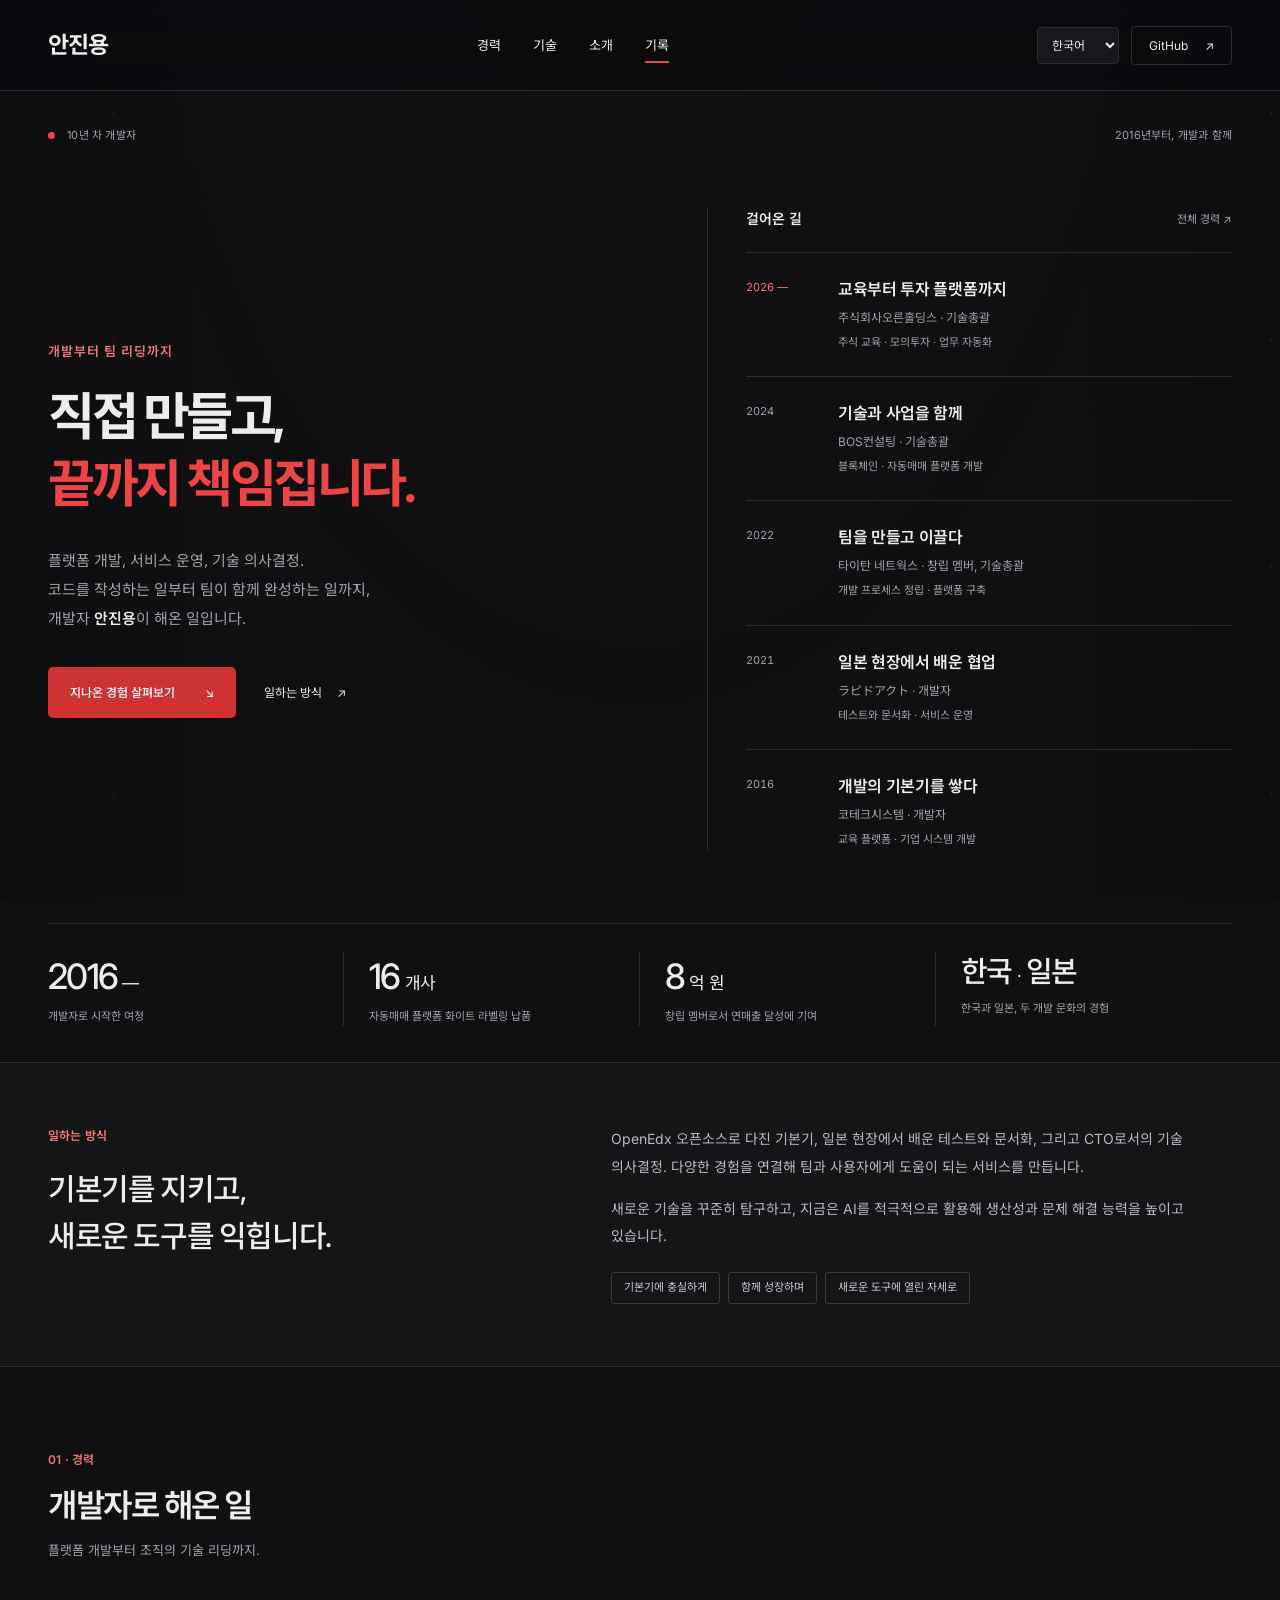
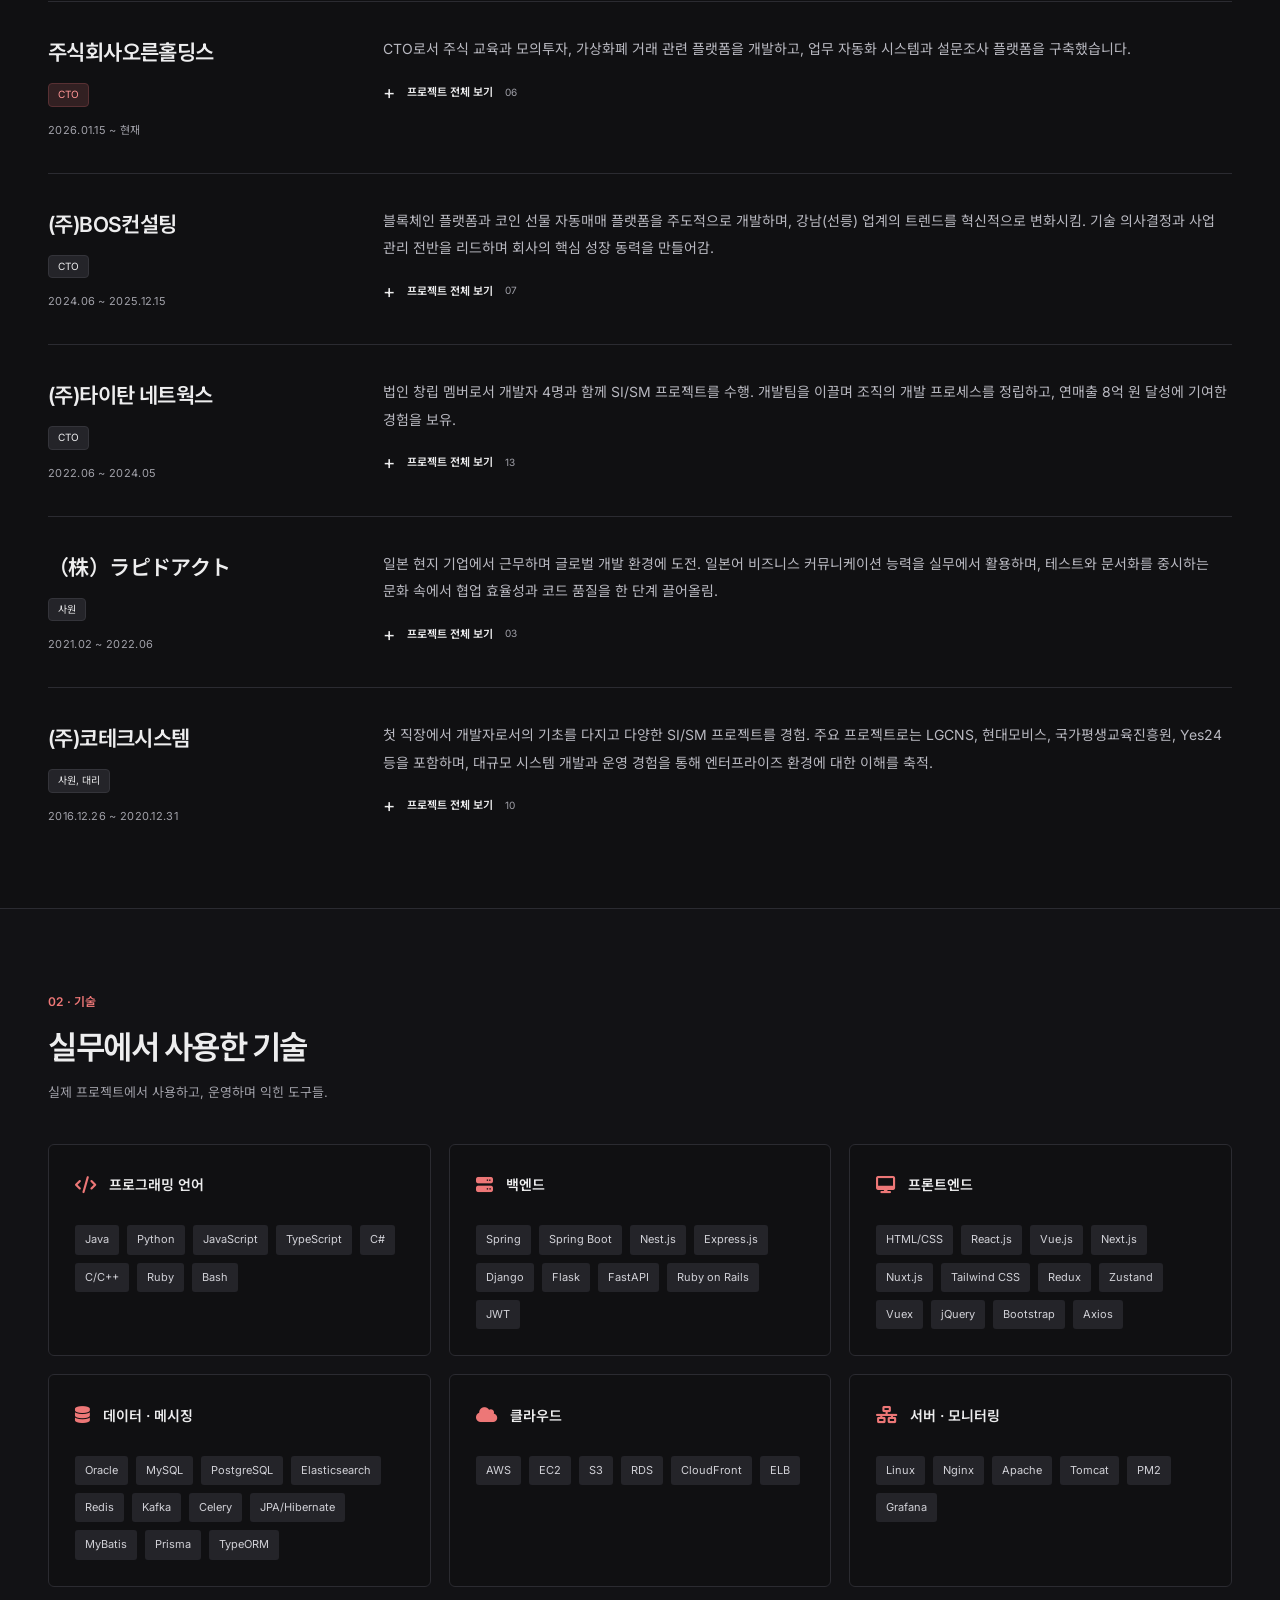
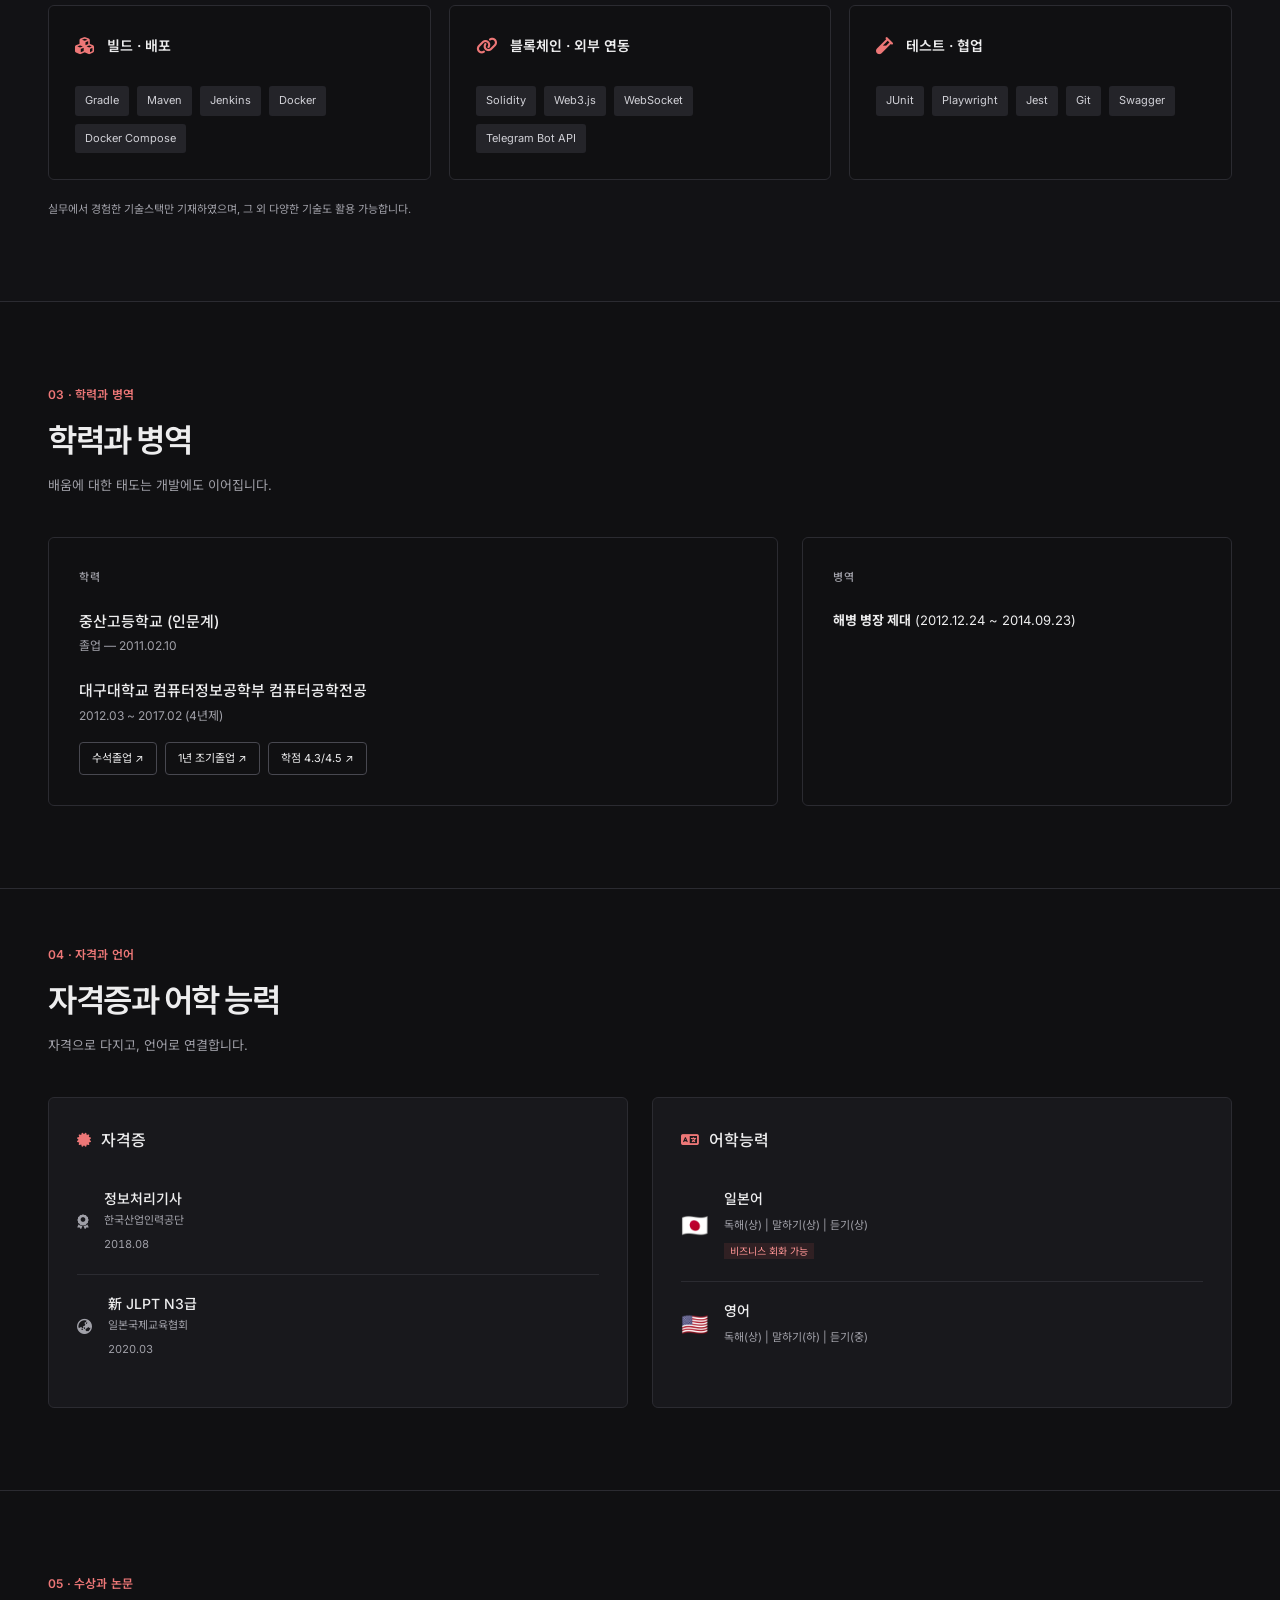
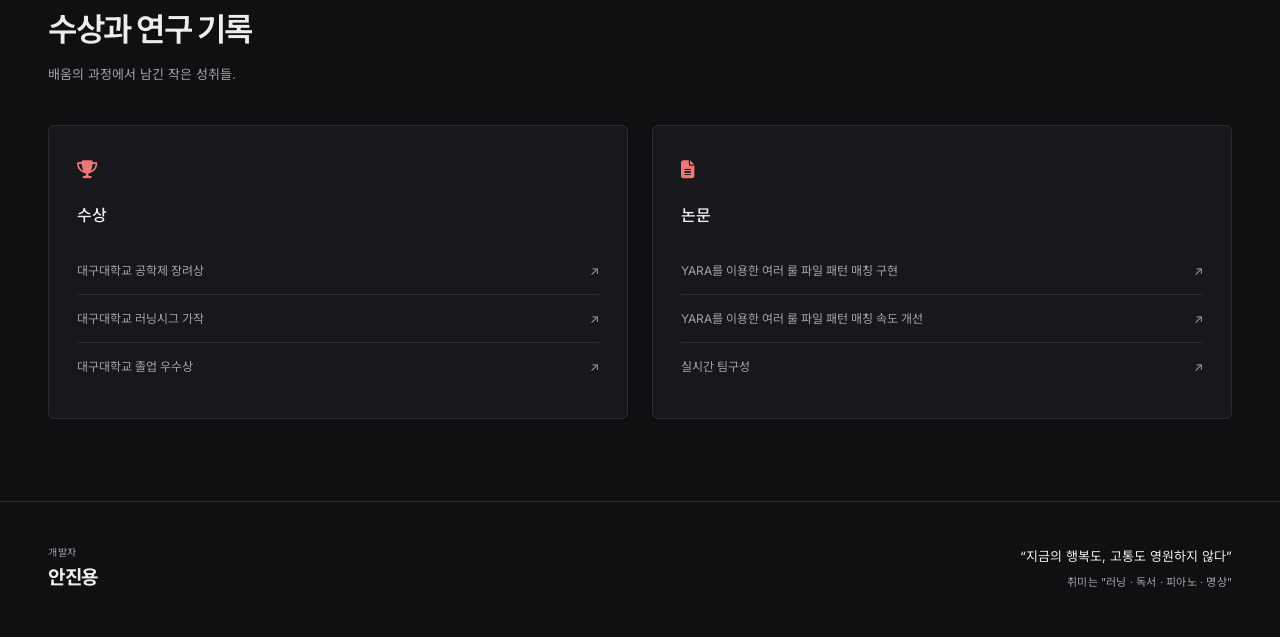
<file: index.html>
<!DOCTYPE html>
<html lang="ko">
<head>
    <meta charset="UTF-8">
    <meta name="viewport" content="width=device-width, initial-scale=1.0">
    <title>안진용 - 개발자 · 기술 리더</title>
    
    <!-- Typography -->
    <link rel="preconnect" href="https://fonts.googleapis.com">
    <link rel="preconnect" href="https://fonts.gstatic.com" crossorigin>
    <link rel="stylesheet" href="https://fonts.googleapis.com/css2?family=Inter:wght@400;500;600;700;800&amp;family=Noto+Sans+KR:wght@400;500;600;700&amp;family=Noto+Sans+JP:wght@400;500;600;700&amp;display=swap">
    <link rel="stylesheet" href="assets/styles/fonts.css">
    <link rel="stylesheet" href="assets/styles/style.css">
    
    <!-- Font Awesome for icons -->
    <link rel="stylesheet" href="https://cdnjs.cloudflare.com/ajax/libs/font-awesome/6.4.0/css/all.min.css">
    
    <!-- Meta tags for SEO -->
    <meta name="description" content="안진용의 개발 포트폴리오. 플랫폼 개발부터 기술 의사결정과 팀 리딩까지, 기술을 실제 가치로 연결합니다.">
    <meta name="keywords" content="개발자, 풀스택, 팀장, Java, Python, JavaScript, React, Vue, AWS, Docker">
    <meta name="author" content="안진용">
    
    <!-- Open Graph tags -->
    <meta property="og:title" content="안진용 - 개발자 · 기술 리더">
    <meta property="og:description" content="플랫폼 개발부터 기술 의사결정과 팀 리딩까지">
    <meta property="og:type" content="website">
    
    <!-- Favicon -->
    <link rel="icon" type="image/svg+xml" href="favicon.svg">
</head>
<body>
    <a class="skip-link" href="#experience">본문으로 건너뛰기</a>
    <nav class="navbar" aria-label="주요 메뉴">
      <div class="nav-container">
        <a href="#home" class="wordmark" aria-label="안진용 홈">안진용</a>
        <div class="nav-menu"><a href="#experience">경력</a><a href="#skills">기술</a><a href="#about">소개</a><a href="#achievements">기록</a></div>
        <div class="nav-tools">
        <select id="language-select" aria-label="언어 선택">
          <option value="ko" lang="ko">한국어</option>
          <option value="en" lang="en">English</option>
          <option value="ja" lang="ja">日本語</option>
        </select>
        <a class="nav-github" href="https://github.com/ZwLoad" target="_blank" rel="noopener noreferrer">GitHub <span aria-hidden="true">↗</span></a>
        </div>
      </div>
    </nav>
    <main id="home">
    <section class="hero">
      <div class="container">
        <div class="hero-topline"><span><span class="status-dot"></span> <span data-career-start="2016-12-26">개발자</span></span><span>2016년부터, 개발과 함께</span></div>
        <div class="hero-grid">
          <div class="hero-copy">
            <p class="eyebrow">개발부터 팀 리딩까지</p>
            <h1 class="glitch-heading"><span class="glitch-line"><span>직접 만들고,</span><span class="glitch-copy glitch-copy-red" aria-hidden="true">직접 만들고,</span><span class="glitch-copy glitch-copy-light" aria-hidden="true">직접 만들고,</span></span><br><span class="glitch-line hero-accent"><span>끝까지 책임집니다.</span><span class="glitch-copy glitch-copy-red" aria-hidden="true">끝까지 책임집니다.</span><span class="glitch-copy glitch-copy-light" aria-hidden="true">끝까지 책임집니다.</span></span></h1>
            <p class="hero-description" data-i18n-rich="intro">플랫폼 개발, 서비스 운영, 기술 의사결정.<br>코드를 작성하는 일부터 팀이 함께 완성하는 일까지,<br class="desktop-break"> 개발자 <strong>안진용</strong>이 해온 일입니다.</p>
            <div class="hero-actions"><a class="btn btn-primary" href="#experience">지나온 경험 살펴보기 <span aria-hidden="true">↘</span></a><a class="text-link" href="#philosophy">일하는 방식 <span aria-hidden="true">↗</span></a></div>
          </div>
          <aside class="career-overview" aria-label="주요 경력 요약">
            <div class="career-overview-heading"><h2>걸어온 길</h2><a href="#experience" aria-label="전체 경력 보기">전체 경력 <span aria-hidden="true">↗</span></a></div>
            <ol class="career-steps">
              <li><span class="career-year">2026 —</span><div><h3>교육부터 투자 플랫폼까지</h3><p>주식회사오른홀딩스 · 기술총괄</p><span class="career-detail">주식 교육 · 모의투자 · 업무 자동화</span></div></li>
              <li><span class="career-year">2024</span><div><h3>기술과 사업을 함께</h3><p>BOS컨설팅 · 기술총괄</p><span class="career-detail">블록체인 · 자동매매 플랫폼 개발</span></div></li>
              <li><span class="career-year">2022</span><div><h3>팀을 만들고 이끌다</h3><p>타이탄 네트웍스 · 창립 멤버, 기술총괄</p><span class="career-detail">개발 프로세스 정립 · 플랫폼 구축</span></div></li>
              <li><span class="career-year">2021</span><div><h3>일본 현장에서 배운 협업</h3><p>ラピドアクト · 개발자</p><span class="career-detail">테스트와 문서화 · 서비스 운영</span></div></li>
              <li><span class="career-year">2016</span><div><h3>개발의 기본기를 쌓다</h3><p>코테크시스템 · 개발자</p><span class="career-detail">교육 플랫폼 · 기업 시스템 개발</span></div></li>
            </ol>
          </aside>
        </div>
        <div class="hero-metrics"><div><strong>2016<span>—</span></strong><p>개발자로 시작한 여정</p></div><div><strong>16<span>개사</span></strong><p>자동매매 플랫폼 화이트 라벨링 납품</p></div><div><strong data-i18n-rich="revenue">8<span>억 원</span></strong><p>창립 멤버로서 연매출 달성에 기여</p></div><div><strong>한국<span>·</span>일본</strong><p>한국과 일본, 두 개발 문화의 경험</p></div></div>
      </div>
    </section>
    <section id="philosophy" class="philosophy-section"><div class="container philosophy-grid"><div><p class="eyebrow">일하는 방식</p><h2>기본기를 지키고,<br>새로운 도구를 익힙니다.</h2></div><div><p>OpenEdx 오픈소스로 다진 기본기, 일본 현장에서 배운 테스트와 문서화, 그리고 CTO로서의 기술 의사결정. 다양한 경험을 연결해 팀과 사용자에게 도움이 되는 서비스를 만듭니다.</p><p>새로운 기술을 꾸준히 탐구하고, 지금은 AI를 적극적으로 활용해 생산성과 문제 해결 능력을 높이고 있습니다.</p><div class="approach-tags"><span>기본기에 충실하게</span><span>함께 성장하며</span><span>새로운 도구에 열린 자세로</span></div></div></div></section>
    <!-- Experience Section -->
    <section id="experience" class="experience-section">
        <div class="container">
            <div class="section-header">
                <p class="eyebrow">01 · 경력</p><h2 class="section-title">개발자로 해온 일</h2><p class="section-subtitle">플랫폼 개발부터 조직의 기술 리딩까지.</p>
            </div>
            <div class="timeline">

                <div class="timeline-item current">
                    <div class="timeline-marker">
                        <i class="fas fa-briefcase" aria-hidden="true"></i>
                    </div>
                    <div class="timeline-content">
                        <div class="company-info">
                            <h3>주식회사오른홀딩스</h3>
                            <span class="position">CTO</span>
                            <span class="period">2026.01.15 ~ 현재</span>
                        </div>
                        <div class="company-description">
                            <p>CTO로서 주식 교육과 모의투자, 가상화폐 거래 관련 플랫폼을 개발하고, 업무 자동화 시스템과 설문조사 플랫폼을 구축했습니다.</p>
                            <details class="project-details"><summary>프로젝트 전체 보기 <span>06</span></summary><ul class="projects-list">
                                <li>오른, 주식 공부를 위한 CMS '오른아카데미' 개발 (SI)</li>
                                <li>오른, 비트코인 선물 자동매매 플랫폼 '센티널 팩토리' 개발 (SI)</li>
                                <li>오른, 업무 자동화 시스템 '양봉정리' 개발 (SI)</li>
                                <li>오른, 가상화폐 모의 거래소 '레버리지GYM' 개발 (SI)</li>
                                <li>오른, 설문조사 플랫폼 '오른서베이' 개발 (SI)</li>
                                <li>오른, 주식 공부를 위한 모의투자 플랫폼 '오른 트레이딩 시스템' 개발 (SI)</li>
                            </ul></details>
                        </div>
                    </div>
                </div>

    
                <div class="timeline-item">
                    <div class="timeline-marker">
                        <i class="fas fa-briefcase" aria-hidden="true"></i>
                    </div>
                    <div class="timeline-content">
                        <div class="company-info">
                            <h3>(주)BOS컨설팅</h3>
                            <span class="position">CTO</span>
                            <span class="period">2024.06 ~ 2025.12.15</span>
                        </div>
                        <div class="company-description">
                            <p>
                                블록체인 플랫폼과 코인 선물 자동매매 플랫폼을 주도적으로 개발하며, 
                                강남(선릉) 업계의 트렌드를 혁신적으로 변화시킴. 
                                기술 의사결정과 사업 관리 전반을 리드하며 회사의 핵심 성장 동력을 만들어감.
                            </p>
                            <details class="project-details"><summary>프로젝트 전체 보기 <span>07</span></summary><ul class="projects-list">
                                <li>웨**, 토큰 발행 및 Lbank 상장 (SI)</li>
                                <li>웨**, 토큰 스테이킹 보상형 솔루션 개발 (SI)</li>
                                <li>오***, 토큰 발행 및 홀더 수 작업용 에어드롭 자동화 시스템 개발 (SI)</li>
                                <li>BOS컨설팅, 텔레그램 기반 선물 자동매매 봇 개발 (SI)</li>
                                <li>BOS컨설팅, 웹 기반 선물 자동매매 봇 개발 (SI)</li>
                                <li>BOS컨설팅, 웹 기반 선물 자동매매 봇 화이트 라벨링 납품 [16업체] (SI)</li>
                                <li>BOS컨설팅, 리플 전문 선물 자동매매 플랫폼 '리플레이' 개발 (SI)</li>
                            </ul></details>
                        </div>
                    </div>
                </div>
    
                <div class="timeline-item">
                    <div class="timeline-marker">
                        <i class="fas fa-users" aria-hidden="true"></i>
                    </div>
                    <div class="timeline-content">
                        <div class="company-info">
                            <h3>(주)타이탄 네트웍스</h3>
                            <span class="position">CTO</span>
                            <span class="period">2022.06 ~ 2024.05</span>
                        </div>
                        <div class="company-description">
                            <p>
                                법인 창립 멤버로서 개발자 4명과 함께 SI/SM 프로젝트를 수행. 
                                개발팀을 이끌며 조직의 개발 프로세스를 정립하고, 연매출 8억 원 달성에 기여한 경험을 보유.
                            </p>
                            <details class="project-details"><summary>프로젝트 전체 보기 <span>13</span></summary><ul class="projects-list">
                                <li>타이탄네트웍스, TITAN VPN 플랫폼 개발 (SI)</li>
                                <li>F********, GPS 기반 NFT 보상형 솔루션 개발 (SI)</li>
                                <li>최**, 세븐보드 전산 시스템 개발 (SI)</li>
                                <li>스***, 세븐보드 전산 시스템 화이트 라벨링 납품 (SI)</li>
                                <li>메***, NFT 마켓 플레이스 개발 (SI)</li>
                                <li>얼***, NFT 마켓 플레이스 개발 (SI)</li>
                                <li>타이탄네트웍스, 이더리움 기반 복권 시스템 개발 (SI)</li>
                                <li>몬*, 카지노 토큰 스테이킹 보상형 솔루션 개발 (SI)</li>
                                <li>타이탄네트웍스, 슬랙 연동 카지노 자동 배팅 솔루션 개발 (SI)</li>
                                <li>로****, 부동산 토큰 스테이킹 보상형 솔루션 개발 (SI)</li>
                                <li>레***, 지하 아이돌 엔터테인먼트 플랫폼 개발 (SI)</li>
                                <li>카***, 출석 기반 보상형 솔루션 개발 (SI)</li>
                                <li>칸****, 출석 기반 보상형 솔루션 개발 (SI)</li>
                            </ul></details>
                        </div>
                    </div>
                </div>
    
                <div class="timeline-item">
                    <div class="timeline-marker">
                        <i class="fas fa-globe-asia" aria-hidden="true"></i>
                    </div>
                    <div class="timeline-content">
                        <div class="company-info">
                            <h3>（株）ラピドアクト</h3>
                            <span class="position">사원</span>
                            <span class="period">2021.02 ~ 2022.06</span>
                        </div>
                        <div class="company-description">
                            <p>
                                일본 현지 기업에서 근무하며 글로벌 개발 환경에 도전. 
                                일본어 비즈니스 커뮤니케이션 능력을 실무에서 활용하며, 
                                테스트와 문서화를 중시하는 문화 속에서 협업 효율성과 코드 품질을 한 단계 끌어올림.
                            </p>
                            <details class="project-details"><summary>프로젝트 전체 보기 <span>03</span></summary><ul class="projects-list">
                                <li>큐슈 전력, 경리 시스템 유지보수 (SM)</li>
                                <li>리쿠르트, 핫페퍼그루메 식음료팀 유지보수 (SM)</li>
                                <li>세이코, 의약품 배송 시스템 개발 (SI)</li>
                            </ul></details>
                        </div>
                    </div>
                </div>
    
                <div class="timeline-item">
                    <div class="timeline-marker">
                        <i class="fas fa-code" aria-hidden="true"></i>
                    </div>
                    <div class="timeline-content">
                        <div class="company-info">
                            <h3>(주)코테크시스템</h3>
                            <span class="position">사원, 대리</span>
                            <span class="period">2016.12.26 ~ 2020.12.31</span>
                        </div>
                        <div class="company-description">
                            <p>
                                첫 직장에서 개발자로서의 기초를 다지고 다양한 SI/SM 프로젝트를 경험. 
                                주요 프로젝트로는 LGCNS, 현대모비스, 국가평생교육진흥원, Yes24 등을 포함하며, 
                                대규모 시스템 개발과 운영 경험을 통해 엔터프라이즈 환경에 대한 이해를 축적.
                            </p>
                            <details class="project-details"><summary>프로젝트 전체 보기 <span>10</span></summary><ul class="projects-list">
                                <li>LG CNS, 러닝넷 개발 (SI)</li>
                                <li>LG CNS, 러닝넷 유지보수 (SM)</li>
                                <li>국가평생교육진흥원, K-MOOC 개발 (SI)</li>
                                <li>국가평생교육진흥원, K-MOOC 유지보수 (SM)</li>
                                <li>코테크시스템, 시스코 영상 제어 관리자 (SI)</li>
                                <li>현대모비스, 자기주도 SW 러닝 시스템 개발 (SI)</li>
                                <li>YES24, 블록체인 지갑 관리 시스템 seyio 개발 (SI)</li>
                                <li>YES24, 블록체인 경품 추첨 시스템 seymall 개발 (SI)</li>
                                <li>YES24, Story24 플랫폼 개발 (SI)</li>
                                <li>YES24, Story24 관리자 개발 (SI)</li>
                            </ul></details>
                        </div>
                    </div>
                </div>
    
            </div>
        </div>
    </section>
    

    <!-- Skills Section -->
    <section id="skills" class="skills-section">
        <div class="container">
            <div class="section-header">
                <p class="eyebrow">02 · 기술</p><h2 class="section-title">실무에서 사용한 기술</h2><p class="section-subtitle">실제 프로젝트에서 사용하고, 운영하며 익힌 도구들.</p>
            </div>

            <!-- Practical technology stack -->
            <div class="skills-grid-enhanced">
                <div class="skill-category-enhanced">
                    <div class="category-visual">
                        <div class="category-icon"><i class="fas fa-code" aria-hidden="true"></i></div>
                        <div class="category-info"><h3>프로그래밍 언어</h3></div>
                    </div>
                    <div class="skill-tags-enhanced">
                        <span class="skill-tag">Java</span>
                        <span class="skill-tag">Python</span>
                        <span class="skill-tag">JavaScript</span>
                        <span class="skill-tag">TypeScript</span>
                        <span class="skill-tag">C#</span>
                        <span class="skill-tag">C/C++</span>
                        <span class="skill-tag">Ruby</span>
                        <span class="skill-tag">Bash</span>
                    </div>
                </div>
                <div class="skill-category-enhanced">
                    <div class="category-visual">
                        <div class="category-icon"><i class="fas fa-server" aria-hidden="true"></i></div>
                        <div class="category-info"><h3>백엔드</h3></div>
                    </div>
                    <div class="skill-tags-enhanced">
                        <span class="skill-tag">Spring</span>
                        <span class="skill-tag">Spring Boot</span>
                        <span class="skill-tag">Nest.js</span>
                        <span class="skill-tag">Express.js</span>
                        <span class="skill-tag">Django</span>
                        <span class="skill-tag">Flask</span>
                        <span class="skill-tag">FastAPI</span>
                        <span class="skill-tag">Ruby on Rails</span>
                        <span class="skill-tag">JWT</span>
                    </div>
                </div>
                <div class="skill-category-enhanced">
                    <div class="category-visual">
                        <div class="category-icon"><i class="fas fa-desktop" aria-hidden="true"></i></div>
                        <div class="category-info"><h3>프론트엔드</h3></div>
                    </div>
                    <div class="skill-tags-enhanced">
                        <span class="skill-tag">HTML/CSS</span>
                        <span class="skill-tag">React.js</span>
                        <span class="skill-tag">Vue.js</span>
                        <span class="skill-tag">Next.js</span>
                        <span class="skill-tag">Nuxt.js</span>
                        <span class="skill-tag">Tailwind CSS</span>
                        <span class="skill-tag">Redux</span>
                        <span class="skill-tag">Zustand</span>
                        <span class="skill-tag">Vuex</span>
                        <span class="skill-tag">jQuery</span>
                        <span class="skill-tag">Bootstrap</span>
                        <span class="skill-tag">Axios</span>
                    </div>
                </div>
                <div class="skill-category-enhanced">
                    <div class="category-visual">
                        <div class="category-icon"><i class="fas fa-database" aria-hidden="true"></i></div>
                        <div class="category-info"><h3>데이터 · 메시징</h3></div>
                    </div>
                    <div class="skill-tags-enhanced">
                        <span class="skill-tag">Oracle</span>
                        <span class="skill-tag">MySQL</span>
                        <span class="skill-tag">PostgreSQL</span>
                        <span class="skill-tag">Elasticsearch</span>
                        <span class="skill-tag">Redis</span>
                        <span class="skill-tag">Kafka</span>
                        <span class="skill-tag">Celery</span>
                        <span class="skill-tag">JPA/Hibernate</span>
                        <span class="skill-tag">MyBatis</span>
                        <span class="skill-tag">Prisma</span>
                        <span class="skill-tag">TypeORM</span>
                    </div>
                </div>
                <div class="skill-category-enhanced">
                    <div class="category-visual">
                        <div class="category-icon"><i class="fas fa-cloud" aria-hidden="true"></i></div>
                        <div class="category-info"><h3>클라우드</h3></div>
                    </div>
                    <div class="skill-tags-enhanced">
                        <span class="skill-tag">AWS</span>
                        <span class="skill-tag">EC2</span>
                        <span class="skill-tag">S3</span>
                        <span class="skill-tag">RDS</span>
                        <span class="skill-tag">CloudFront</span>
                        <span class="skill-tag">ELB</span>
                    </div>
                </div>
                <div class="skill-category-enhanced">
                    <div class="category-visual">
                        <div class="category-icon"><i class="fas fa-network-wired" aria-hidden="true"></i></div>
                        <div class="category-info"><h3>서버 · 모니터링</h3></div>
                    </div>
                    <div class="skill-tags-enhanced">
                        <span class="skill-tag">Linux</span>
                        <span class="skill-tag">Nginx</span>
                        <span class="skill-tag">Apache</span>
                        <span class="skill-tag">Tomcat</span>
                        <span class="skill-tag">PM2</span>
                        <span class="skill-tag">Grafana</span>
                    </div>
                </div>
                <div class="skill-category-enhanced">
                    <div class="category-visual">
                        <div class="category-icon"><i class="fas fa-cubes" aria-hidden="true"></i></div>
                        <div class="category-info"><h3>빌드 · 배포</h3></div>
                    </div>
                    <div class="skill-tags-enhanced">
                        <span class="skill-tag">Gradle</span>
                        <span class="skill-tag">Maven</span>
                        <span class="skill-tag">Jenkins</span>
                        <span class="skill-tag">Docker</span>
                        <span class="skill-tag">Docker Compose</span>
                    </div>
                </div>
                <div class="skill-category-enhanced">
                    <div class="category-visual">
                        <div class="category-icon"><i class="fas fa-link" aria-hidden="true"></i></div>
                        <div class="category-info"><h3>블록체인 · 외부 연동</h3></div>
                    </div>
                    <div class="skill-tags-enhanced">
                        <span class="skill-tag">Solidity</span>
                        <span class="skill-tag">Web3.js</span>
                        <span class="skill-tag">WebSocket</span>
                        <span class="skill-tag">Telegram Bot API</span>
                    </div>
                </div>
                <div class="skill-category-enhanced">
                    <div class="category-visual">
                        <div class="category-icon"><i class="fas fa-vial" aria-hidden="true"></i></div>
                        <div class="category-info"><h3>테스트 · 협업</h3></div>
                    </div>
                    <div class="skill-tags-enhanced">
                        <span class="skill-tag">JUnit</span>
                        <span class="skill-tag">Playwright</span>
                        <span class="skill-tag">Jest</span>
                        <span class="skill-tag">Git</span>
                        <span class="skill-tag">Swagger</span>
                    </div>
                </div>
            </div>

            <!-- Skills Note -->
            <div class="skills-note">
                <p>실무에서 경험한 기술스택만 기재하였으며, 그 외 다양한 기술도 활용 가능합니다.</p>
            </div>

        </div>
    </section>

    <!-- About Section -->
    <section id="about" class="about-section">
        <div class="container">
            <div class="section-header">
                <p class="eyebrow">03 · 학력과 병역</p><h2 class="section-title">학력과 병역</h2><p class="section-subtitle">배움에 대한 태도는 개발에도 이어집니다.</p>
            </div>
            <div class="about-content">
                <div class="about-text">
                    <div class="highlight-box">
                        <h3>학력</h3>
                        <div class="education-highlight">
                            <div class="education-item">
                                <h4>중산고등학교 (인문계)</h4>
                                <p class="period">졸업 — 2011.02.10</p>
                            </div>
                            <div class="education-item">
                                <h4>대구대학교 컴퓨터정보공학부 컴퓨터공학전공</h4>
                                <p class="period">2012.03 ~ 2017.02 (4년제)</p>
                                <div class="achievement-badges">
                                    <button type="button" class="badge badge-gold" onclick="openModal('assets/documents/대학교_졸업우수상.jpeg', '수석졸업 증명서')">수석졸업 ↗</button>
                                    <button type="button" class="badge badge-blue" onclick="openModal('assets/documents/대학교_졸업증명서.jpeg', '졸업증명서')">1년 조기졸업 ↗</button>
                                    <button type="button" class="badge badge-green" onclick="openModal('assets/documents/대학교_성적증명서.jpeg', '성적증명서')">학점 4.3/4.5 ↗</button>
                                </div>
                            </div>
                        </div>
                    </div>
                    <div class="highlight-box">
                        <h3>병역</h3>
                        <p><strong>해병 병장 제대</strong> (2012.12.24 ~ 2014.09.23)</p>
                    </div>
                </div>
            </div>
        </div>
    </section>

    <!-- Certifications & Languages -->
    <section class="cert-lang-section">
        <div class="container">

            <div class="section-header">
                <p class="eyebrow">04 · 자격과 언어</p><h2 class="section-title">자격증과 어학 능력</h2><p class="section-subtitle">자격으로 다지고, 언어로 연결합니다.</p>
            </div>

            <div class="cert-lang-grid">
                <div class="certifications-card">
                    <div class="card-header">
                        <i class="fas fa-certificate" aria-hidden="true"></i>
                        <h3>자격증</h3>
                    </div>
                    <div class="cert-list">
                        <button type="button" class="cert-item" onclick="openModal('assets/documents/정보처리기사.jpeg', '정보처리기사 자격증')">
                            <div class="cert-icon">
                                <i class="fas fa-award" aria-hidden="true"></i>
                            </div>
                            <div class="cert-info">
                                <h4>정보처리기사</h4>
                                <p>한국산업인력공단</p>
                                <span class="cert-date">2018.08</span>
                            </div></button>
                        <button type="button" class="cert-item" onclick="openModal('assets/documents/JLPT_N3.jpeg', 'JLPT N3급 자격증')">
                            <div class="cert-icon">
                                <i class="fas fa-globe-asia" aria-hidden="true"></i>
                            </div>
                            <div class="cert-info">
                                <h4>新 JLPT N3급</h4>
                                <p>일본국제교육협회</p>
                                <span class="cert-date">2020.03</span>
                            </div></button>
                    </div>
                </div>
                
                <div class="languages-card">
                    <div class="card-header">
                        <i class="fas fa-language" aria-hidden="true"></i>
                        <h3>어학능력</h3>
                    </div>
                    <div class="language-list">
                        <div class="language-item">
                            <div class="language-flag">🇯🇵</div>
                            <div class="language-info">
                                <h4>일본어</h4>
                                <div class="skill-level">
                                    <span class="level-text">독해(상) | 말하기(상) | 듣기(상)</span>
                                </div>
                                <span class="business-note">비즈니스 회화 가능</span>
                            </div>
                        </div>
                        <div class="language-item">
                            <div class="language-flag">🇺🇸</div>
                            <div class="language-info">
                                <h4>영어</h4>
                                <div class="skill-level">
                                    <span class="level-text">독해(상) | 말하기(하) | 듣기(중)</span>
                                </div>
                            </div>
                        </div>
                    </div>
                </div>
            </div>
        </div>
    </section>

    <!-- Achievements Section -->
    <section id="achievements" class="achievements-section">
        <div class="container">
            <div class="section-header">
                <p class="eyebrow">05 · 수상과 논문</p><h2 class="section-title">수상과 연구 기록</h2><p class="section-subtitle">배움의 과정에서 남긴 작은 성취들.</p>
            </div>
            <div class="achievements-grid">
                <div class="achievement-card">
                    <div class="achievement-icon">
                        <i class="fas fa-trophy" aria-hidden="true"></i>
                    </div>
                    <h3>수상</h3>
                    <ul class="achievement-list">
                        <li><button type="button" class="archive-link" onclick="openModal('assets/documents/대학교_공학제장려상.jpeg', '공학제 장려상')">대구대학교 공학제 장려상 <span aria-hidden="true">↗</span></button></li>
                        <li><button type="button" class="archive-link" onclick="openModal('assets/documents/대학교_러닝시그가작.jpeg', '러닝시그 가작')">대구대학교 러닝시그 가작 <span aria-hidden="true">↗</span></button></li>
                        <li><button type="button" class="archive-link" onclick="openModal('assets/documents/대학교_졸업우수상.jpeg', '졸업 우수상')">대구대학교 졸업 우수상 <span aria-hidden="true">↗</span></button></li>
                    </ul>
                </div>
                
                <div class="achievement-card">
                    <div class="achievement-icon">
                        <i class="fas fa-file-alt" aria-hidden="true"></i>
                    </div>
                    <h3>논문</h3>
                    <ul class="achievement-list">
                        <li><button type="button" class="archive-link" onclick="downloadFile('assets/documents/논문_YARA를이용한여러룰파일패턴매칭구현.hwp', 'YARA를 이용한 여러 룰 파일 패턴 매칭 구현.hwp')">YARA를 이용한 여러 룰 파일 패턴 매칭 구현 <span aria-hidden="true">↗</span></button></li>
                        <li><button type="button" class="archive-link" onclick="downloadFile('assets/documents/논문_YARA를이용한여러룰파일패턴매칭속도개선.hwp', 'YARA를 이용한 여러 룰 파일 패턴 매칭 속도 개선.hwp')">YARA를 이용한 여러 룰 파일 패턴 매칭 속도 개선 <span aria-hidden="true">↗</span></button></li>
                        <li><button type="button" class="archive-link" onclick="downloadFile('assets/documents/논문_실시간팀구성.hwp', '실시간 팀구성.hwp')">실시간 팀구성 <span aria-hidden="true">↗</span></button></li>
                    </ul>
                </div>
            </div>
        </div>
    </section>

    <!-- Modal -->
    <dialog id="modal" class="modal" aria-labelledby="modal-title">
        <div class="modal-content">
            <button type="button" class="modal-close" aria-label="닫기">&times;</button>
            <h3 id="modal-title"></h3>
            <div class="modal-body">
                <img id="modal-image" alt="" style="max-width: 100%; height: auto; border-radius: 8px;">
            </div>
        </div>
    </dialog>

    </main>
    <!-- Footer -->
    <footer class="footer">
        <div class="container">
            <div class="footer-content">
                <div class="footer-text">
                    <p>개발자</p>
                    <h3>안진용</h3>
                </div>
                <div class="footer-contact">
                    <p>“지금의 행복도, 고통도 영원하지 않다”</p><span class="footer-habits">취미는 "러닝 · 독서 · 피아노 · 명상"</span>
                </div>
            </div>
        </div>
    </footer>

    <script src="assets/scripts/main.js" defer></script>
    <script src="assets/locales/translations.js" defer></script>
    <script src="assets/scripts/i18n.js" defer></script>
    <script src="assets/scripts/career.js" defer></script>
    <script src="assets/scripts/motion.js" defer></script>
    <script src="assets/scripts/depth.js" defer></script>
</body>
</html>
</file>
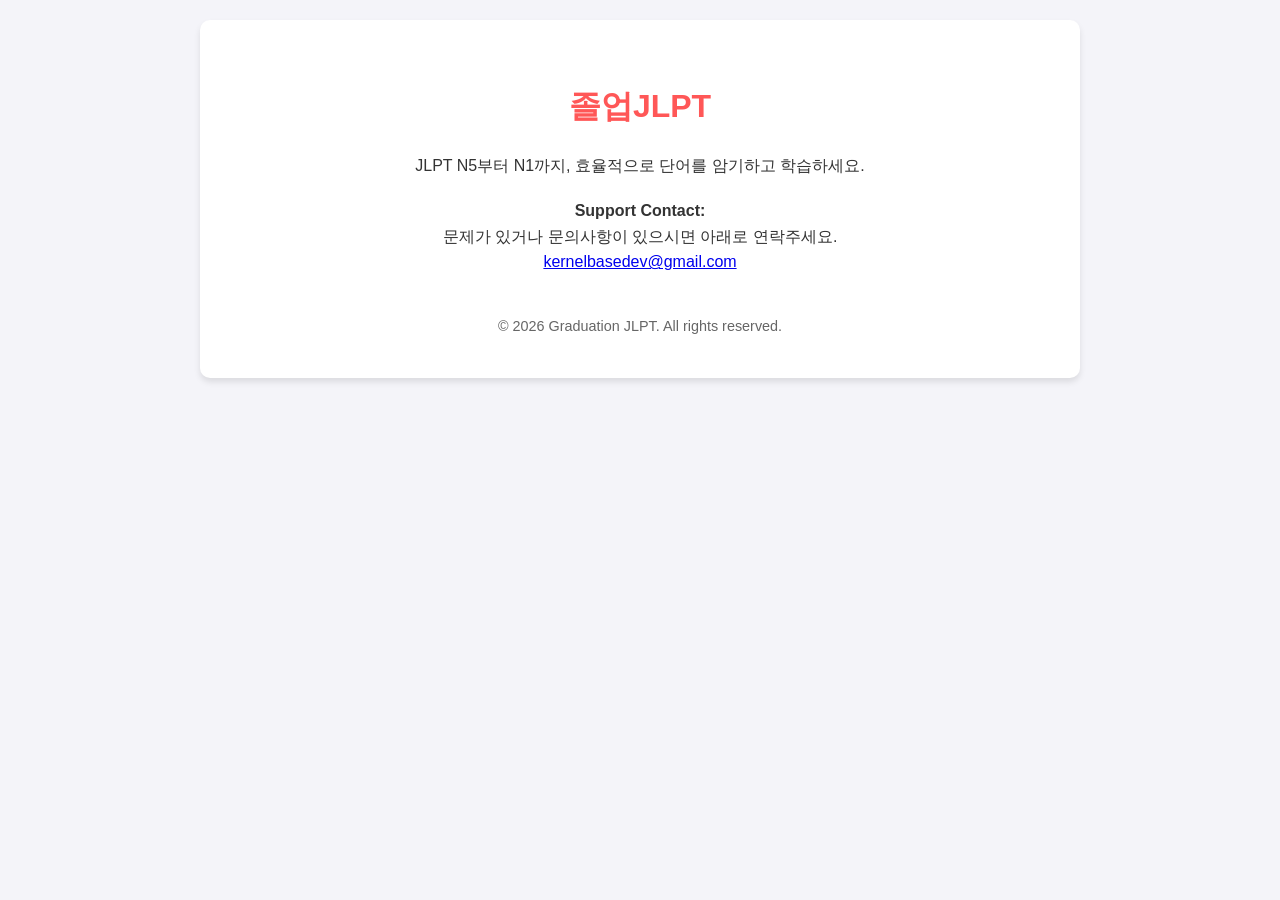
<file: graduation-jlpt/index.html>
<!DOCTYPE html>
<html lang="ko">

<head>
    <meta charset="UTF-8">
    <meta name="viewport" content="width=device-width, initial-scale=1.0">
    <title>졸업JLPT - 일본어 공부의 시작과 끝</title>
    <style>
        body {
            font-family: -apple-system, BlinkMacSystemFont, "Segoe UI", Roboto, "Helvetica Neue", Arial, sans-serif;
            line-height: 1.6;
            margin: 0;
            padding: 20px;
            background-color: #f4f4f9;
            color: #333;
            text-align: center;
        }

        .container {
            max-width: 800px;
            margin: 0 auto;
            background: white;
            padding: 40px;
            border-radius: 10px;
            box-shadow: 0 4px 6px rgba(0, 0, 0, 0.1);
        }

        h1 {
            color: #FF5757;
            margin-bottom: 20px;
        }

        p {
            margin-bottom: 20px;
        }

        .footer {
            margin-top: 40px;
            font-size: 0.9em;
            color: #666;
        }
    </style>
</head>

<body>
    <div class="container">
        <h1>졸업JLPT</h1>
        <p>JLPT N5부터 N1까지, 효율적으로 단어를 암기하고 학습하세요.</p>
        <p>
            <strong>Support Contact:</strong><br>
            문제가 있거나 문의사항이 있으시면 아래로 연락주세요.<br>
            <a href="mailto:kernelbasedev@gmail.com">kernelbasedev@gmail.com</a>
            <!-- Placeholder email, user can update -->
        </p>
        <div class="footer">
            &copy; 2026 Graduation JLPT. All rights reserved.
        </div>
    </div>
</body>

</html>
</file>
<file: assets/styles/fonts.css>
body {
    font-family: 'Inter', 'Noto Sans KR', -apple-system, BlinkMacSystemFont, sans-serif;
    -webkit-font-smoothing: antialiased;
    -moz-osx-font-smoothing: grayscale;
}
html[lang="ja"] body {
    font-family: 'Inter', 'Noto Sans JP', -apple-system, BlinkMacSystemFont, sans-serif;
}
</file>
<file: assets/styles/style.css>
:root {
    --paper:#101012;
    --ink:#ededee;
    --muted:#a1a1a9;
    --line:#2b2b31;
    --accent:#ed4545;
    --accent-soft:#ff7777;
    --surface:#18181c;
    color-scheme:dark;
}
* {
    box-sizing:border-box;
}
html {
    scroll-behavior:smooth;
    scroll-padding-top:100px;
}
body {
    margin:0;
    background:var(--paper);
    color:var(--ink);
    font-size:15px;
    line-height:1.75;
    word-break:keep-all;
}
h1,h2,h3,h4,p {
    margin:0;
}
a {
    color:inherit;
    text-decoration:none;
}
button {
    font:inherit;
    color:inherit;
    cursor:pointer;
}
button,a,summary {
    -webkit-tap-highlight-color:transparent;
}
button:focus-visible,a:focus-visible,summary:focus-visible {
    outline:3px solid #ff7777;
    outline-offset:5px;
}
::selection {
    background:var(--accent-soft);
    color:var(--ink);
}
.container,.nav-container {
    width:min(1200px,calc(100% - 96px));
    margin:auto;
}
.navbar {
    position:sticky;
    top:0;
    z-index:20;
    background:rgba(16,16,18,.95);
    backdrop-filter:blur(16px);
    border-bottom:1px solid var(--line);
}
.nav-container {
    height:90px;
    display:flex;
    align-items:center;
    justify-content:space-between;
    gap:24px;
}
.wordmark {
    font-size:23px;
    font-weight:700;
    letter-spacing:-1px;
    display:flex;
    align-items:center;
}
.nav-menu {
    display:flex;
    gap:32px;
    font-size:13px;
}
.nav-menu a {
    position:relative;
    padding:10px 0;
}
.nav-menu a:after {
    content:'';
    position:absolute;
    height:2px;
    background:var(--accent);
    bottom:3px;
    left:0;
    right:100%;
    transition:right .2s;
}
.nav-menu a:hover:after,.nav-menu a.active:after {
    right:0;
}
.nav-github {
    font-size:12px;
    border:1px solid var(--line);
    padding:8px 17px;
    border-radius:24px;
}
.nav-github span {
    margin-left:14px;
}
.hero {
    padding:35px 0 0;
}
.hero-topline {
    display:flex;
    justify-content:space-between;
    color:var(--muted);
    font-size:10px;
    letter-spacing:.2px;
}
.status-dot {
    display:inline-block;
    width:7px;
    height:7px;
    background:#ed4545;
    border-radius:50%;
    margin-right:9px;
}
.hero-grid {
    display:grid;
    grid-template-columns:1.15fr 1fr;
    gap:55px;
    align-items:center;
    padding:62px 0 72px;
}
.eyebrow {
    font-size:11px;
    letter-spacing:.2px;
    font-weight:600;
    color:#ed7777;
    margin-bottom:20px;
}
.hero-copy>.eyebrow {
    letter-spacing:1px;
    font-size:13px;
}
.hero h1 {
    font-size:clamp(40px,4vw,58px);
    font-weight:650;
    letter-spacing:-3.5px;
    line-height:1.32;
}
.hero-accent {
    color:var(--accent);
}
.hero-description {
    font-size:15px;
    line-height:1.95;
    color:var(--muted);
    margin-top:28px;
}
.hero-description strong {
    font-weight:600;
    color:var(--ink);
}
.hero-actions {
    margin-top:34px;
    display:flex;
    align-items:center;
    gap:28px;
}
.btn {
    display:inline-flex;
    gap:30px;
    align-items:center;
    justify-content:space-between;
    font-size:12px;
    font-weight:500;
    padding:15px 22px;
    border-radius:5px;
    transition:background .2s,transform .2s;
}
.btn-primary {
    background:#ce3333;
    color:white;
}
.btn:hover {
    background:#ca3030;
    transform:translateY(-2px);
}
.text-link {
    font-size:12px;
}
.text-link span {
    margin-left:12px;
}
.hero-metrics {
    display:grid;
    grid-template-columns:repeat(4,1fr);
    border-top:1px solid var(--line);
    padding:28px 0 36px;
}
.hero-metrics>div {
    padding:0 25px;
    border-right:1px solid var(--line);
}
.hero-metrics>div:first-child {
    padding-left:0;
}
.hero-metrics>div:last-child {
    border:0;
}
.hero-metrics strong {
    font-size:35px;
    line-height:1.4;
    font-weight:500;
    letter-spacing:-1.7px;
}
.hero-metrics strong span {
    font-size:17px;
    font-weight:400;
    letter-spacing:-.5px;
    margin:0 5px;
}
.hero-metrics p {
    font-size:11px;
    color:var(--muted);
    margin-top:6px;
}
.philosophy-section {
    background:var(--surface);
    color:var(--ink);
    border-top:1px solid var(--line);
    border-bottom:1px solid var(--line);
    padding:62px 0;
}
.philosophy-grid {
    display:grid;
    grid-template-columns:1fr 1.3fr;
    gap:85px;
}
.philosophy-section .eyebrow {
    color:var(--accent-soft);
}
.philosophy-section h2 {
    font-size:30px;
    font-weight:500;
    letter-spacing:-1.4px;
    line-height:1.55;
}
.philosophy-grid>div>p:not(.eyebrow) {
    color:#b8b8c1;
    font-size:14px;
    line-height:1.95;
    margin-bottom:15px;
}
.approach-tags {
    display:flex;
    gap:8px;
    flex-wrap:wrap;
    margin-top:23px;
}
.approach-tags span {
    font-size:10px;
    border:1px solid #39393f;
    border-radius:25px;
    padding:5px 12px;
    color:#c9c9d0;
}
.experience-section,.skills-section,.about-section,.cert-lang-section,.achievements-section {
    padding:82px 0;
    border-bottom:1px solid var(--line);
}
.section-header {
    margin-bottom:40px;
}
.section-header .eyebrow {
    margin-bottom:12px;
}
.section-title {
    font-size:32px;
    letter-spacing:-1.5px;
    font-weight:550;
    line-height:1.5;
}
.section-subtitle {
    margin-top:9px;
    font-size:13px;
    color:var(--muted);
}
.timeline {
    border-top:1px solid var(--line);
}
.timeline-item {
    position:relative;
    border-bottom:1px solid var(--line);
    padding:33px 0;
}
.timeline-item:last-child {
    border:0;
    padding-bottom:0;
}
.timeline-marker {
    display:none;
}
.timeline-content {
    display:grid;
    grid-template-columns:290px 1fr;
    gap:45px;
}
.company-info h3 {
    font-size:21px;
    letter-spacing:-.6px;
    font-weight:600;
    margin-bottom:8px;
}
.position {
    display:inline-block;
    font-size:10px;
    background:#242429;
    border:1px solid #34343a;
    border-radius:4px;
    padding:2px 9px;
}
.current .position {
    background:#322022;
    color:#ff9595;
    border-color:#583033;
}
.company-info .period {
    display:block;
    margin-top:14px;
    font-size:11px;
    color:var(--muted);
    letter-spacing:.3px;
}
.company-description>p {
    font-size:14px;
    color:#b8b8c0;
    line-height:1.95;
}
.project-details {
    margin-top:20px;
}
.project-details summary {
    font-size:11px;
    font-weight:600;
    cursor:pointer;
    list-style:none;
    display:flex;
    align-items:center;
    gap:12px;
    width:fit-content;
}
.project-details summary:before {
    content:'+';
    font-size:19px;
    font-weight:400;
    line-height:1;
}
.project-details[open] summary:before {
    content:'−';
}
.project-details summary span {
    font-size:10px;
    color:var(--muted);
    font-weight:400;
}
.projects-list {
    list-style:none;
    padding:16px 0 0;
    margin:0;
}
.projects-list li {
    font-size:12px;
    color:var(--muted);
    padding:6px 0 6px 15px;
    position:relative;
    border-bottom:1px solid #29292e;
}
.projects-list li:before {
    content:'·';
    position:absolute;
    left:0;
}
.skills-section {
    background:#141417;
}
.skills-grid-enhanced {
    display:grid;
    grid-template-columns:repeat(3,1fr);
    gap:18px;
}
.skill-category-enhanced {
    background:var(--paper);
    border:1px solid var(--line);
    padding:26px;
    border-radius:6px;
}
.category-visual {
    display:flex;
    gap:13px;
    align-items:center;
    margin-bottom:25px;
}
.category-icon {
    color:#ed7777;
    font-size:17px;
}
.category-info h3 {
    font-size:14px;
    font-weight:600;
}
.skill-tags-enhanced {
    display:flex;
    gap:8px;
    flex-wrap:wrap;
}
.skill-tag {
    padding:5px 10px;
    background:#242429;
    color:#d1d1d7;
    border-radius:3px;
    font-size:11px;
}
.skill-tag i {
    display:none;
}
.skills-note {
    margin-top:20px;
    color:var(--muted);
    font-size:11px;
}
.about-text {
    display:grid;
    grid-template-columns:1.7fr 1fr;
    gap:24px;
}
.highlight-box {
    border:1px solid var(--line);
    padding:30px;
    border-radius:6px;
}
.highlight-box h3 {
    font-size:11px;
    letter-spacing:1px;
    font-weight:500;
    color:var(--muted);
    margin-bottom:22px;
}
.education-item {
    margin-bottom:22px;
}
.education-item:last-child {
    margin-bottom:0;
}
.education-item h4 {
    font-size:15px;
    font-weight:500;
}
.period {
    color:var(--muted);
    font-size:12px;
}
.achievement-badges {
    display:flex;
    flex-wrap:wrap;
    gap:8px;
    margin-top:16px;
}
.badge {
    background:transparent;
    border:1px solid #484850;
    font-size:11px;
    padding:6px 12px;
    border-radius:4px;
}
.badge:hover {
    background:#2b2023;
}
.highlight-box>p {
    font-size:13px;
}
.cert-lang-section {
    padding-top:55px;
}
.cert-lang-grid,.achievements-grid {
    display:grid;
    grid-template-columns:1fr 1fr;
    gap:24px;
}
.certifications-card,.languages-card,.achievement-card {
    border:1px solid var(--line);
    border-radius:6px;
    padding:28px;
    background:var(--surface);
}
.card-header {
    display:flex;
    gap:10px;
    align-items:center;
    margin-bottom:16px;
}
.card-header h3,.achievement-card h3 {
    font-size:16px;
    font-weight:500;
}
.card-header i {
    font-size:14px;
    color:#ed7777;
}
.cert-item,.language-item {
    display:flex;
    align-items:center;
    gap:16px;
    padding:17px 0;
    border:0;
    border-bottom:1px solid var(--line);
    width:100%;
    text-align:left;
    background:none;
}
.cert-item:last-child,.language-item:last-child {
    border:0;
}
.cert-item:hover .cert-info h4 {
    color:#ff7777;
}
.cert-icon {
    color:#a1a1a9;
}
.cert-info h4,.language-info h4 {
    font-size:14px;
    font-weight:500;
}
.cert-info p,.level-text,.cert-date {
    font-size:11px;
    color:var(--muted);
}
.cert-date {
    font-variant-numeric:tabular-nums;
}
.business-note {
    font-size:10px;
    color:#ff9595;
    background:#302023;
    padding:2px 6px;
}
.language-flag {
    font-size:22px;
}
.achievement-icon {
    font-size:18px;
    color:#ed7777;
    margin-bottom:15px;
}
.achievement-list {
    list-style:none;
    padding:0;
    margin:18px 0 0;
}
.achievement-list li {
    border-bottom:1px solid var(--line);
}
.achievement-list li:last-child {
    border:0;
}
.archive-link {
    background:none;
    border:0;
    width:100%;
    display:flex;
    text-align:left;
    gap:12px;
    justify-content:space-between;
    padding:13px 0;
    font-size:12px;
    color:var(--muted);
}
.archive-link:hover {
    color:var(--accent);
}
.footer {
    padding:42px 0;
}
.footer-content {
    display:flex;
    align-items:center;
    justify-content:space-between;
    gap:30px;
}
.footer-text h3 {
    font-size:19px;
    letter-spacing:-.5px;
}
.footer-text p {
    font-size:10px;
    letter-spacing:.5px;
    color:var(--muted);
}
.footer-contact {
    text-align:right;
}
.footer-contact p {
    font-size:13px;
}
.footer-habits {
    font-size:9px;
    letter-spacing:.2px;
    color:var(--muted);
}
.modal {
    border:0;
    border-radius:8px;
    background:var(--surface);
    padding:0;
    width:min(800px,90vw);
    max-height:90vh;
    color:var(--ink);
}
.modal::backdrop {
    background:#000000c9;
    backdrop-filter:blur(6px);
}
.modal-content {
    padding:30px;
    position:relative;
}
.modal-close {
    position:absolute;
    right:15px;
    top:9px;
    border:0;
    background:none;
    font-size:28px;
}
.modal h3 {
    padding-right:25px;
    margin-bottom:22px;
    font-size:17px;
}
.modal-body {
    text-align:center;
}
.skip-link {
    position:fixed;
    left:15px;
    top:-70px;
    background:var(--accent);
    color:white;
    padding:10px 20px;
    z-index:100;
}
.skip-link:focus {
    top:15px;
}
@media(min-width:1500px) {
    .hero-grid {
        padding:78px 0 86px;
    }
}
@media(max-width:1050px) {
    .container,.nav-container {
        width:calc(100% - 56px);
    }
    .hero-grid {
        gap:28px;
    }
    .hero h1 {
        font-size:44px;
        letter-spacing:-2px;
    }
    .philosophy-grid {
        gap:40px;
    }
    .timeline-content {
        grid-template-columns:235px 1fr;
        gap:30px;
    }
    .skill-category-enhanced {
        padding:19px;
    }
    .category-info h3 {
        font-size:12px;
    }
    .hero-metrics>div {
        padding:0 16px;
    }
}
@media(max-width:760px) {
    html {
        scroll-padding-top:85px;
    }
    .container,.nav-container {
        width:calc(100% - 40px);
    }
    .nav-container {
        height:72px;
        gap:15px;
    }
    .wordmark {
        font-size:21px;
    }
    .nav-menu {
        gap:19px;
        font-size:12px;
    }
    .nav-github {
        font-size:0;
        padding:5px 10px;
    }
    .nav-github span {
        font-size:16px;
        margin:0;
    }
    .hero {
        padding-top:25px;
    }
    .hero-topline {
        font-size:8px;
        letter-spacing:.6px;
    }
    .hero-topline>span:last-child {
        display:none;
    }
    .hero-grid {
        grid-template-columns:1fr;
        padding:38px 0 32px;
        gap:38px;
    }
    .hero h1 {
        font-size:clamp(39px,8vw,58px);
        letter-spacing:-2px;
    }
    .hero-copy>.eyebrow {
        margin-bottom:16px;
        font-size:12px;
    }
    .hero-description {
        font-size:14px;
        margin-top:20px;
    }
    .hero-actions {
        margin-top:25px;
        gap:24px;
    }
    .hero-metrics {
        grid-template-columns:1fr 1fr;
        gap:20px 0;
        padding:25px 0 32px;
    }
    .hero-metrics>div {
        padding:0 15px;
    }
    .hero-metrics>div:nth-child(odd) {
        padding-left:0;
    }
    .hero-metrics>div:nth-child(even) {
        border:0;
    }
    .hero-metrics strong {
        font-size:30px;
    }
    .hero-metrics p {
        font-size:10px;
    }
    .hero-metrics strong span {
        font-size:14px;
    }
    .philosophy-section {
        padding:40px 0;
    }
    .philosophy-grid {
        grid-template-columns:1fr;
        gap:23px;
    }
    .philosophy-section h2 {
        font-size:27px;
    }
    .philosophy-grid>div>p:not(.eyebrow) {
        font-size:13px;
    }
    .experience-section,.skills-section,.about-section,.cert-lang-section,.achievements-section {
        padding:49px 0;
    }
    .section-title {
        font-size:26px;
        letter-spacing:-1px;
    }
    .section-header {
        margin-bottom:27px;
    }
    .section-subtitle {
        font-size:12px;
    }
    .timeline-content {
        grid-template-columns:1fr;
        gap:20px;
    }
    .company-info .period {
        margin-top:8px;
    }
    .company-info h3 {
        font-size:20px;
    }
    .company-description>p {
        font-size:13px;
    }
    .timeline-item {
        padding:25px 0;
    }
    .skills-grid-enhanced {
        grid-template-columns:1fr;
    }
    .category-info h3 {
        font-size:14px;
    }
    .category-visual {
        margin-bottom:15px;
    }
    .skill-category-enhanced {
        padding:24px;
    }
    .about-text,.cert-lang-grid,.achievements-grid {
        grid-template-columns:1fr;
        gap:16px;
    }
    .highlight-box,.certifications-card,.languages-card,.achievement-card {
        padding:24px;
    }
    .footer {
        padding:30px 0;
    }
    .footer-content {
        align-items:flex-start;
        flex-direction:column;
        gap:20px;
    }
    .footer-contact {
        text-align:left;
    }
    .modal-content {
        padding:23px;
    }
}
@media(prefers-reduced-motion:reduce) {
    html {
        scroll-behavior:auto;
    }
    *,*:before,*:after {
        transition:none!important;
        animation:none!important;
    }
}
@media print {
    .navbar,.career-overview,.hero-actions,.modal,.skip-link {
        display:none;
    }
    .container {
        width:100%;
    }
    body {
        font-size:11px;
        background:white;
        color:black;
    }
    .hero-grid {
        display:block;
        padding:20px 0;
    }
    .hero h1 {
        font-size:32px;
    }
    .philosophy-section {
        background:white;
        color:black;
    }
    .philosophy-grid>div>p:not(.eyebrow) {
        color:black;
    }
    section {
        break-inside:avoid;
    }
    .experience-section,.skills-section,.about-section,.cert-lang-section,.achievements-section {
        padding:25px 0;
    }
}

/* A compact, content-led career summary replaces the hero illustration. */
.career-overview {
    padding: 0 0 0 38px;
    border-left: 1px solid var(--line);
}
.career-overview-heading {
    display: flex;
    justify-content: space-between;
    align-items: center;
    padding-bottom: 20px;
    border-bottom: 1px solid var(--line);
}
.career-overview-heading h2 { font-size: 14px; font-weight: 600; }
.career-overview-heading a { font-size: 11px; color: var(--muted); }
.career-overview-heading a:hover { color: var(--accent-soft); }
.career-steps { list-style: none; padding: 0; margin: 0; }
.career-steps li { display: grid; grid-template-columns: 72px 1fr; gap: 20px; padding: 22px 0; border-bottom: 1px solid var(--line); }
.career-steps li:last-child { padding-bottom: 0; border-bottom: 0; }
.career-year { color: var(--muted); font-size: 11px; font-variant-numeric: tabular-nums; padding-top: 3px; }
.career-steps li:first-child .career-year { color: var(--accent-soft); }
.career-steps h3 { font-size: 16px; font-weight: 600; letter-spacing: -.3px; }
.career-steps p { font-size: 12px; color: var(--muted); margin-top: 4px; }
.career-detail { font-size: 11px; color: var(--muted); }
.hero-metrics>div:last-child strong { font-size: 29px; }
.nav-github { border-radius: 4px; }
.eyebrow { font-size: 12px; }
.hero-topline { font-size: 11px; }
.hero h1 { font-weight: 700; }
.section-title { font-weight: 600; }
.approach-tags span { border-radius: 3px; font-size: 11px; }
.footer-habits { font-size: 11px; }
@media(max-width:1050px) {
    .career-overview { padding-left: 24px; }
    .career-steps li { grid-template-columns: 56px 1fr; gap: 12px; }
}
@media(max-width:760px) {
    .career-overview { border-left: 0; padding: 18px 0 0; }
    .hero-grid { gap: 32px; }
    .hero h1 { font-size: clamp(33px,7.5vw,54px); letter-spacing: -1.7px; }
    .career-steps li { grid-template-columns: 66px 1fr; padding: 18px 0; }
    .hero-metrics>div:last-child strong { font-size: 26px; }
    .nav-menu { gap: 16px; }
    .nav-container { gap: 12px; }
}
@media print {
    :root { --paper: white; --ink: black; --muted: #444; --surface: white; --line: #ccc; color-scheme: light; }
}

/* Small interaction cues, without shifting the surrounding layout. */
@media (prefers-reduced-motion: no-preference) {
    .skill-category-enhanced,
    .highlight-box,
    .achievement-card,
    .certifications-card,
    .languages-card {
        transition: border-color 220ms ease, background-color 220ms ease, translate 220ms ease;
    }
    .skill-tag,
    .nav-github,
    .badge {
        transition: color 180ms ease, background-color 180ms ease, border-color 180ms ease;
    }
    .text-link span,
    .btn span,
    .career-overview-heading a span {
        display: inline-block;
        transition: transform 220ms ease;
    }
    .modal[open] {
        animation: dialog-enter 200ms ease-out;
    }
    .project-details[open] .projects-list {
        animation: details-enter 240ms ease-out;
    }
}
@media (hover: hover) and (pointer: fine) {
    .skill-category-enhanced:hover,
    .highlight-box:hover,
    .achievement-card:hover,
    .certifications-card:hover,
    .languages-card:hover {
        border-color: #684044;
        translate: 0 -3px;
    }
    .skill-tag:hover {
        background: #362429;
        color: #ffb3b3;
    }
    .nav-github:hover {
        background: #261a1d;
        border-color: #684044;
    }
    .text-link:hover span,
    .career-overview-heading a:hover span {
        transform: translate(2px, -2px);
    }
    .btn:hover span {
        transform: translate(2px, 2px);
    }
}
@keyframes dialog-enter {
    from { opacity: 0; transform: translateY(10px) scale(.985); }
    to { opacity: 1; transform: translateY(0) scale(1); }
}
@keyframes details-enter {
    from { opacity: 0; transform: translateY(-5px); }
    to { opacity: 1; transform: translateY(0); }
}
@media (prefers-reduced-motion: reduce) {
    .skill-category-enhanced:hover,
    .highlight-box:hover,
    .achievement-card:hover,
    .certifications-card:hover,
    .languages-card:hover,
    .btn:hover,
    .text-link:hover span,
    .career-overview-heading a:hover span,
    .btn:hover span {
        translate: none;
        transform: none;
    }
}

/* Keep the original heading readable; only thin duplicate slices move. */
.glitch-line {
    position: relative;
    display: inline-block;
    isolation: isolate;
}
.glitch-copy {
    position: absolute;
    inset: 0;
    pointer-events: none;
    user-select: none;
    opacity: 0;
}
.glitch-copy-red {
    color: #ff414b;
    clip-path: inset(22% 0 57% 0);
}
.glitch-copy-light {
    color: #ffe4e4;
    clip-path: inset(62% 0 23% 0);
}
@media (prefers-reduced-motion: no-preference) {
    .glitch-copy-red {
        animation: glitch-red 3s 1s infinite;
    }
    .glitch-copy-light {
        animation: glitch-light 3s 1s infinite;
    }
    .hero-accent .glitch-copy {
        animation-delay: 1.14s;
    }
}
@keyframes glitch-red {
    0%, 18.6667%, 100% { opacity: 0; transform: translateX(0); }
    2.66667% { opacity: .85; transform: translateX(-4px); clip-path: inset(22% 0 57% 0); }
    6.66667% { opacity: .85; transform: translateX(3px); clip-path: inset(27% 0 61% 0); }
    10.6667% { opacity: .6; transform: translateX(-2px); clip-path: inset(48% 0 40% 0); }
    16% { opacity: 0; transform: translateX(0); }
}
@keyframes glitch-light {
    0%, 18.6667%, 100% { opacity: 0; transform: translateX(0); }
    4% { opacity: .7; transform: translateX(4px); clip-path: inset(62% 0 23% 0); }
    8% { opacity: .7; transform: translateX(-3px); clip-path: inset(68% 0 19% 0); }
    12% { opacity: .5; transform: translateX(2px); clip-path: inset(40% 0 49% 0); }
    16% { opacity: 0; transform: translateX(0); }
}
@media print {
    .glitch-copy { display: none; }
}

/* Language controls and layouts for longer translations. */
.nav-tools {
    display: flex;
    align-items: center;
    gap: 12px;
}
#language-select {
    font: inherit;
    font-size: 12px;
    color: var(--ink);
    background: var(--surface);
    border: 1px solid var(--line);
    border-radius: 4px;
    padding: 9px 10px;
    cursor: pointer;
    max-width: 120px;
}
#language-select:focus-visible {
    outline: 3px solid var(--accent-soft);
    outline-offset: 3px;
}
:lang(en) body { word-break: normal; }
:lang(ja) body { word-break: normal; line-break: strict; }
html:not([lang="ko"]) .hero h1 {
    font-size: clamp(32px, 3.5vw, 50px);
    letter-spacing: -1.8px;
}
html:not([lang="ko"]) .wordmark { font-size: 20px; letter-spacing: -.6px; }
html:not([lang="ko"]) .glitch-line { max-width: 100%; }
.skill-category-enhanced, .timeline-content > *, .hero-grid > * { min-width: 0; }
@media (max-width: 1050px) {
    .nav-menu { gap: 18px; }
    .nav-tools { gap: 8px; }
    html:not([lang="ko"]) .hero h1 { font-size: 35px; }
}
@media (max-width: 760px) {
    .nav-container {
        height: auto;
        min-height: 90px;
        flex-wrap: wrap;
        padding: 13px 0 8px;
        gap: 8px 12px;
    }
    .nav-tools { margin-left: auto; }
    .nav-menu {
        order: 3;
        width: 100%;
        justify-content: space-between;
        gap: 12px;
    }
    .nav-menu a { padding: 4px 0; }
    #language-select { font-size: 12px; padding: 6px 8px; }
    html { scroll-padding-top: 120px; }
    html:not([lang="ko"]) .hero h1 { font-size: clamp(27px, 6.7vw, 44px); letter-spacing: -1px; }
    html:not([lang="ko"]) .hero-actions { gap: 18px; flex-wrap: wrap; }
    html:not([lang="ko"]) .hero-metrics strong span { font-size: 12px; }
}

/* Scroll-driven descent: background layers never intercept page interaction. */
.depth-scene {
    display: none;
    position: fixed;
    inset: 0;
    z-index: -1;
    overflow: hidden;
    pointer-events: none;
}
body { isolation: isolate; }
.depth-enabled .depth-scene { display: block; }
.depth-grid, .depth-particles, .depth-vignette { position: absolute; inset: 0; }
.depth-grid {
    background-image: linear-gradient(#ed454518 1px, transparent 1px), linear-gradient(90deg, #ed454518 1px, transparent 1px);
    background-size: 100px 100px;
    background-position: center var(--dive-grid-y, 0px);
    mask-image: linear-gradient(90deg, #0008, transparent 24%, transparent 76%, #0008);
    opacity: calc(.35 + var(--dive-depth, 0) * .65);
}
.depth-particles {
    background-image: radial-gradient(circle, #ff77775c 1px, transparent 1.5px), radial-gradient(circle, #ababbb40 .6px, transparent 1px);
    background-size: 193px 227px, 113px 157px;
    background-position: 17px var(--dive-particles-y, 0px), 71px var(--dive-grid-y, 0px);
    mask-image: linear-gradient(90deg, #000, transparent 20%, transparent 80%, #000);
    opacity: calc(.35 + var(--dive-depth, 0) * .6);
}
.depth-vignette {
    background: radial-gradient(ellipse at 50% -20%, #a12a2417, transparent 65%), linear-gradient(90deg, #0005, transparent 15%, transparent 85%, #0005);
    opacity: calc(.4 + var(--dive-depth, 0) * .6);
}
.depth-enabled .skills-section { background: #15151980; }
.depth-enabled .philosophy-section { background: #19191dab; }
.depth-enabled .navbar { background: #0b0b0eee; }
@media (max-width: 760px) {
    .depth-grid { background-size: 60px 60px; }
}
@media (prefers-reduced-motion: reduce) {
    .depth-scene { display: none !important; }
}
@media print {
    .depth-scene { display: none !important; }
}
</file>
